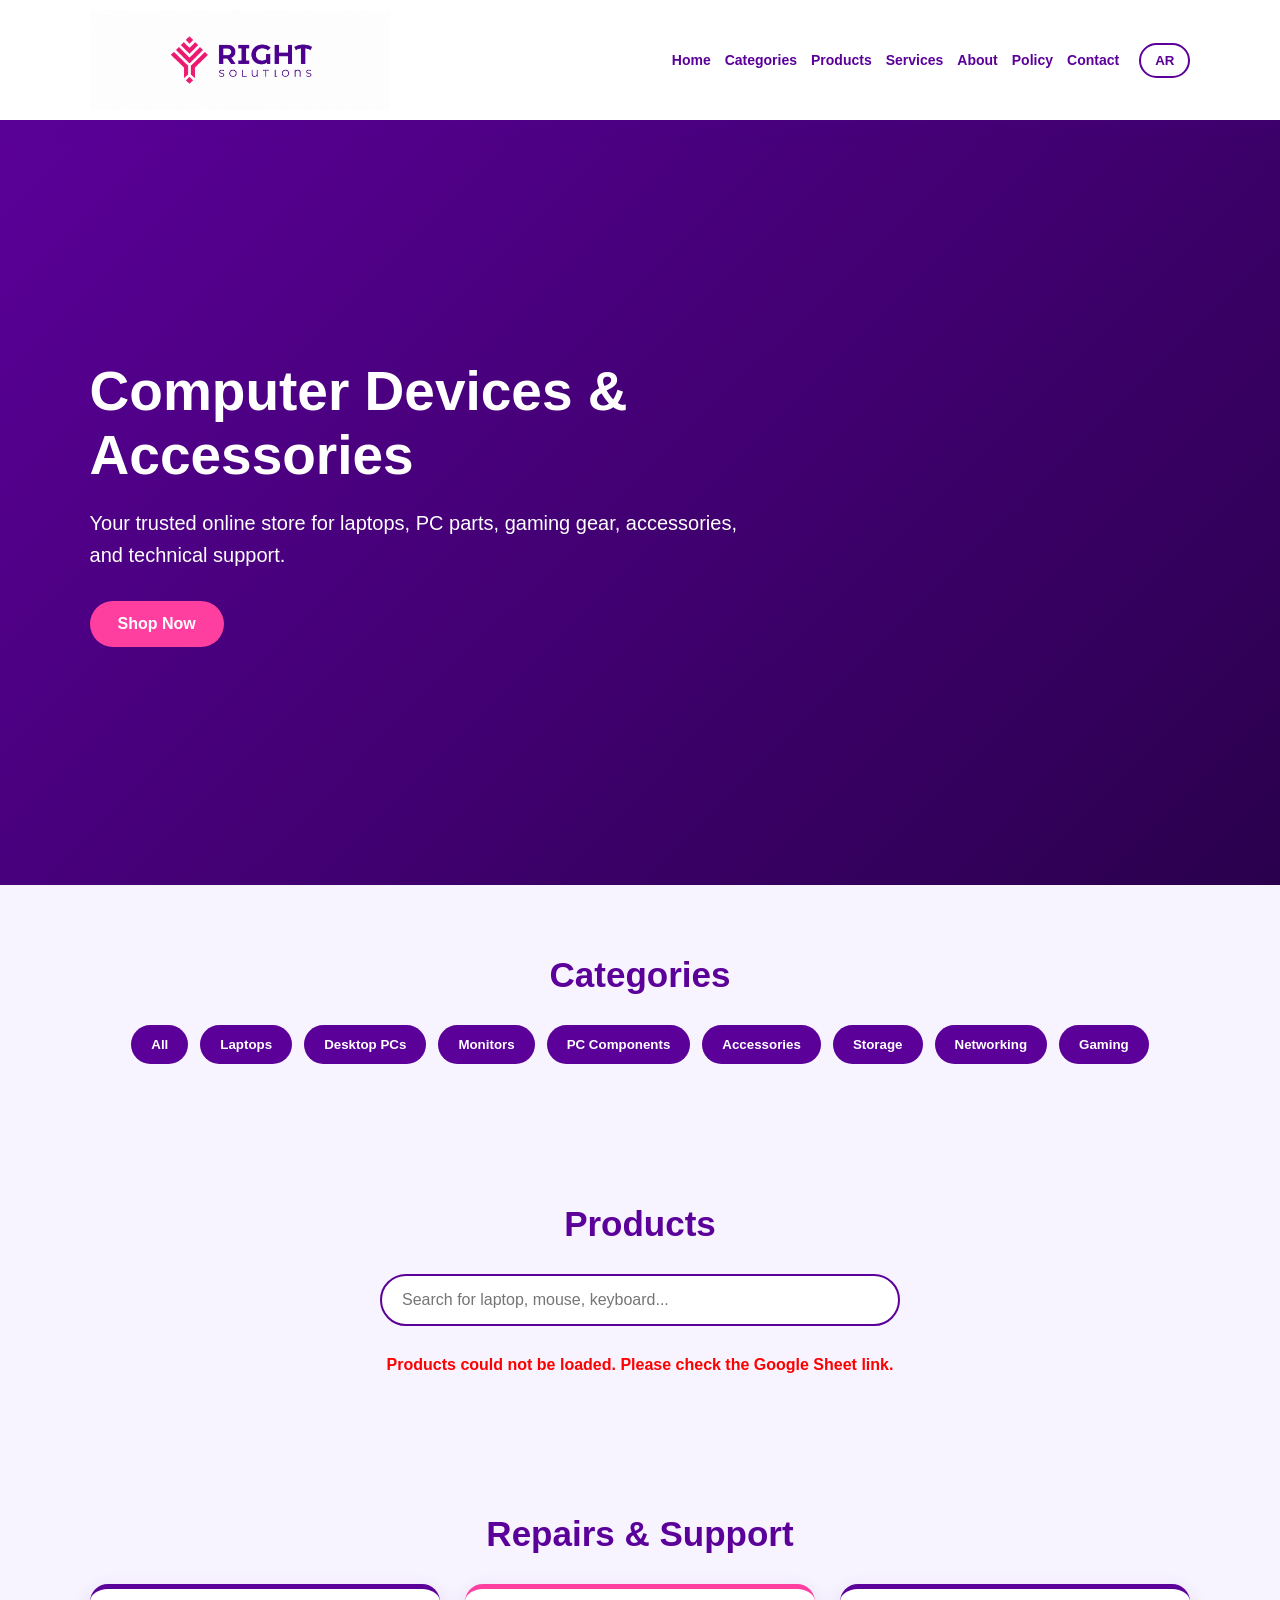
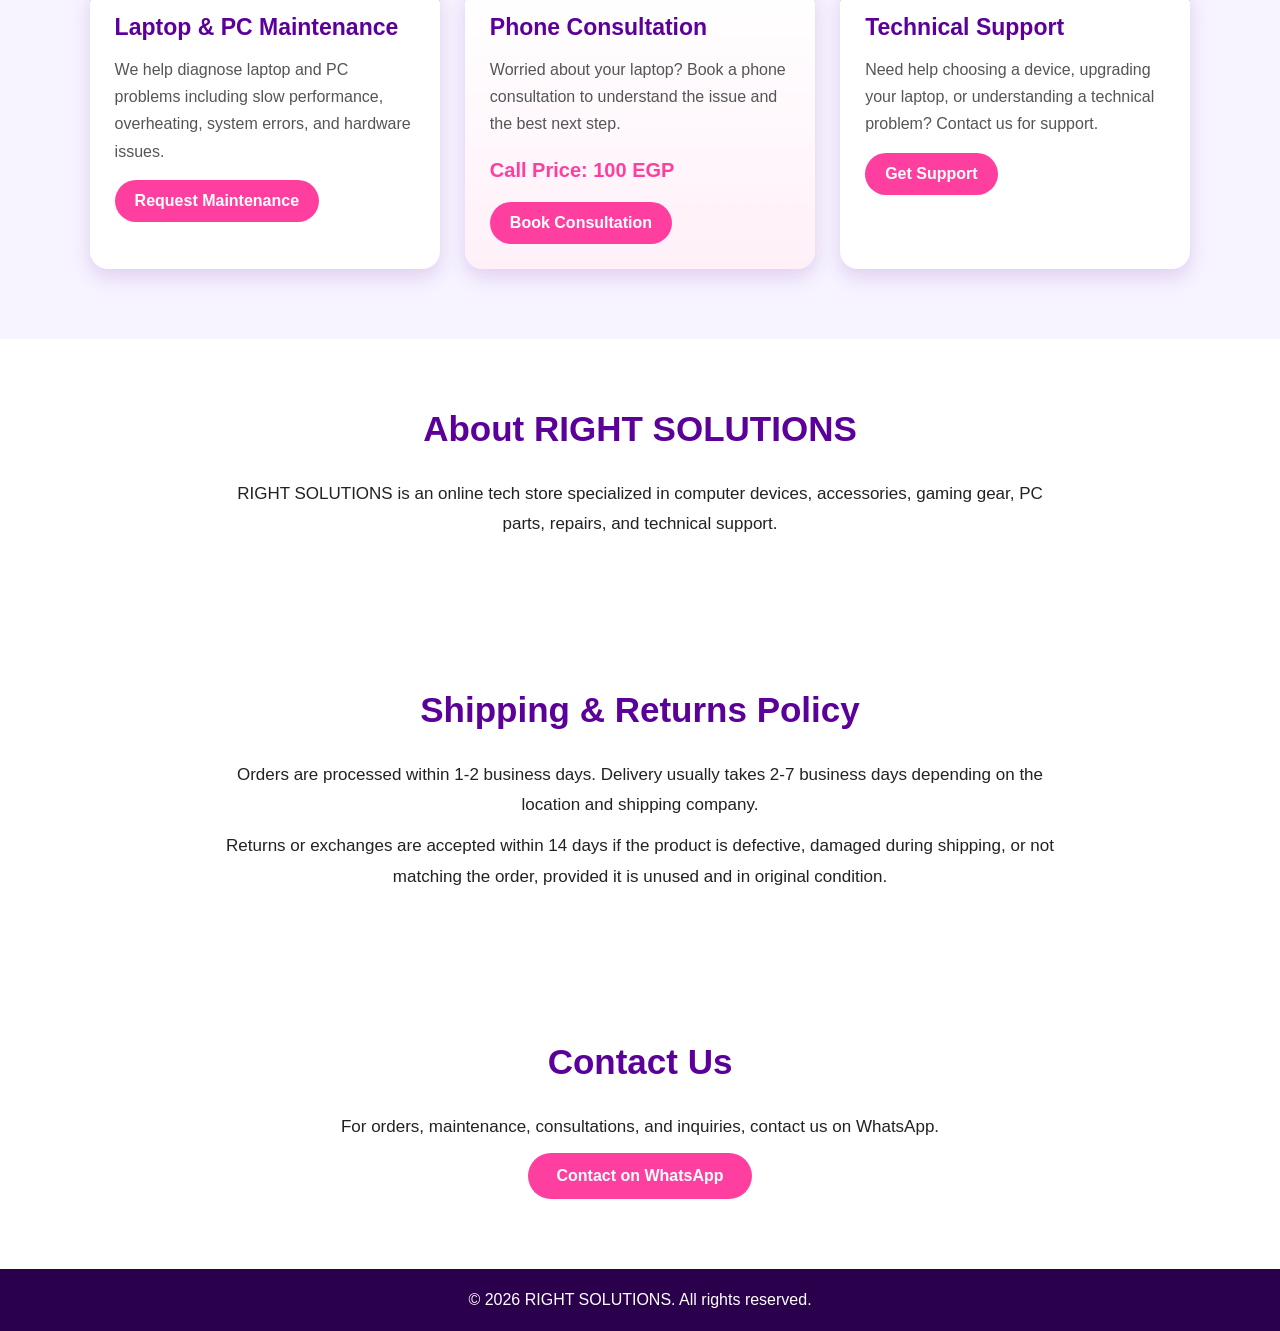
<file: index.html>
<!DOCTYPE html>
<html lang="en" id="htmlTag">
<head>
  <meta charset="UTF-8">
  <meta name="viewport" content="width=device-width, initial-scale=1.0">
  <title>RIGHT SOLUTIONS</title>
  <link rel="stylesheet" href="style.css">
</head>
<body>

  <header class="header">
    <div class="logo-box">
      <img src="right-solutions-store/modern_geometric_logo_design.png.png" alt="RIGHT SOLUTIONS Logo">
    </div>

    <nav>
      <a href="#home" data-en="Home" data-ar="الرئيسية">Home</a>
      <a href="#categories" data-en="Categories" data-ar="الأقسام">Categories</a>
      <a href="#products" data-en="Products" data-ar="المنتجات">Products</a>
      <a href="#services" data-en="Services" data-ar="الخدمات">Services</a>
      <a href="#about" data-en="About" data-ar="من نحن">About</a>
      <a href="#policy" data-en="Policy" data-ar="السياسات">Policy</a>
      <a href="#contact" data-en="Contact" data-ar="تواصل معنا">Contact</a>
    </nav>

    <button class="lang-btn" onclick="toggleLanguage()">AR</button>
  </header>

  <section id="home" class="hero">
    <div class="hero-text">
      <h1 data-en="Computer Devices & Accessories" data-ar="أجهزة كمبيوتر واكسسوارات">
        Computer Devices & Accessories
      </h1>

      <p 
        data-en="Your trusted online store for laptops, PC parts, gaming gear, accessories, and technical support."
        data-ar="متجرك الموثوق لأجهزة اللابتوب وقطع الكمبيوتر واكسسوارات الجيمنج والدعم الفني.">
        Your trusted online store for laptops, PC parts, gaming gear, accessories, and technical support.
      </p>

      <a href="#products" class="main-btn" data-en="Shop Now" data-ar="تسوق الآن">
        Shop Now
      </a>
    </div>
  </section>

  <section id="categories" class="section">
    <h2 data-en="Categories" data-ar="الأقسام">Categories</h2>

    <div class="categories">
      <button onclick="filterProducts('All')" data-en="All" data-ar="الكل">All</button>
      <button onclick="filterProducts('Laptops')" data-en="Laptops" data-ar="لابتوبات">Laptops</button>
      <button onclick="filterProducts('Desktop PCs')" data-en="Desktop PCs" data-ar="كمبيوتر مكتبي">Desktop PCs</button>
      <button onclick="filterProducts('Monitors')" data-en="Monitors" data-ar="شاشات">Monitors</button>
      <button onclick="filterProducts('PC Components')" data-en="PC Components" data-ar="قطع كمبيوتر">PC Components</button>
      <button onclick="filterProducts('Accessories')" data-en="Accessories" data-ar="اكسسوارات">Accessories</button>
      <button onclick="filterProducts('Storage')" data-en="Storage" data-ar="تخزين">Storage</button>
      <button onclick="filterProducts('Networking')" data-en="Networking" data-ar="شبكات">Networking</button>
      <button onclick="filterProducts('Gaming')" data-en="Gaming" data-ar="جيمنج">Gaming</button>
    </div>
  </section>

  <section id="products" class="section">
    <h2 data-en="Products" data-ar="المنتجات">Products</h2>

    <div class="search-box">
      <input 
        type="text" 
        id="searchInput" 
        placeholder="Search for laptop, mouse, keyboard..." 
        data-placeholder-en="Search for laptop, mouse, keyboard..."
        data-placeholder-ar="ابحث عن لابتوب، ماوس، كيبورد..."
        onkeyup="searchProducts()"
      >
    </div>

    <div id="productsContainer" class="products-grid"></div>
  </section>

  <section id="services" class="section services">
    <h2 data-en="Repairs & Support" data-ar="الأعطال والصيانة والدعم">
      Repairs & Support
    </h2>

    <div class="services-grid">

      <div class="service-card">
        <h3 data-en="Laptop & PC Maintenance" data-ar="صيانة اللابتوب والكمبيوتر">
          Laptop & PC Maintenance
        </h3>

        <p 
          data-en="We help diagnose laptop and PC problems including slow performance, overheating, system errors, and hardware issues."
          data-ar="نساعدك في تشخيص مشاكل اللابتوب والكمبيوتر مثل البطء، السخونة، أخطاء النظام، ومشاكل الهاردوير.">
          We help diagnose laptop and PC problems including slow performance, overheating, system errors, and hardware issues.
        </p>

        <a id="maintenanceBtn" class="service-btn" href="#" target="_blank"
           data-en="Request Maintenance" data-ar="اطلب صيانة">
          Request Maintenance
        </a>
      </div>

      <div class="service-card featured-service">
        <h3 data-en="Phone Consultation" data-ar="استشارة هاتفية">
          Phone Consultation
        </h3>

        <p 
          data-en="Worried about your laptop? Book a phone consultation to understand the issue and the best next step."
          data-ar="قلقان من اللاب بتاعك؟ احجز استشارة هاتفية عشان نفهم المشكلة ونقولك أفضل حل قبل ما تاخد أي خطوة.">
          Worried about your laptop? Book a phone consultation to understand the issue and the best next step.
        </p>

        <p class="service-price" data-en="Call Price: 100 EGP" data-ar="سعر المكالمة: 100 جنيه">
          Call Price: 100 EGP
        </p>

        <a id="consultationBtn" class="service-btn" href="#" target="_blank"
           data-en="Book Consultation" data-ar="احجز استشارة">
          Book Consultation
        </a>
      </div>

      <div class="service-card">
        <h3 data-en="Technical Support" data-ar="دعم فني">
          Technical Support
        </h3>

        <p 
          data-en="Need help choosing a device, upgrading your laptop, or understanding a technical problem? Contact us for support."
          data-ar="محتاج مساعدة في اختيار جهاز، ترقية اللابتوب، أو فهم مشكلة تقنية؟ تواصل معنا للدعم.">
          Need help choosing a device, upgrading your laptop, or understanding a technical problem? Contact us for support.
        </p>

        <a id="supportBtn" class="service-btn" href="#" target="_blank"
           data-en="Get Support" data-ar="احصل على دعم">
          Get Support
        </a>
      </div>

    </div>
  </section>

  <section id="about" class="section about">
    <h2 data-en="About RIGHT SOLUTIONS" data-ar="من نحن في RIGHT SOLUTIONS">
      About RIGHT SOLUTIONS
    </h2>

    <p 
      data-en="RIGHT SOLUTIONS is an online tech store specialized in computer devices, accessories, gaming gear, PC parts, repairs, and technical support."
      data-ar="RIGHT SOLUTIONS هو متجر تقني أونلاين متخصص في أجهزة الكمبيوتر، الاكسسوارات، مستلزمات الجيمنج، قطع الكمبيوتر، الصيانة، والدعم الفني.">
      RIGHT SOLUTIONS is an online tech store specialized in computer devices, accessories, gaming gear, PC parts, repairs, and technical support.
    </p>
  </section>

  <section id="policy" class="section policy">
    <h2 data-en="Shipping & Returns Policy" data-ar="سياسة الشحن والاسترجاع">
      Shipping & Returns Policy
    </h2>

    <p 
      data-en="Orders are processed within 1-2 business days. Delivery usually takes 2-7 business days depending on the location and shipping company."
      data-ar="يتم تجهيز الطلبات خلال 1 إلى 2 يوم عمل، وتستغرق مدة التوصيل عادة من 2 إلى 7 أيام عمل حسب المنطقة وشركة الشحن.">
      Orders are processed within 1-2 business days. Delivery usually takes 2-7 business days depending on the location and shipping company.
    </p>

    <p 
      data-en="Returns or exchanges are accepted within 14 days if the product is defective, damaged during shipping, or not matching the order, provided it is unused and in original condition."
      data-ar="يتم قبول الاسترجاع أو الاستبدال خلال 14 يوماً في حالة وجود عيب، تلف أثناء الشحن، أو عدم مطابقة المنتج للطلب، بشرط أن يكون غير مستخدم وبحالته الأصلية.">
      Returns or exchanges are accepted within 14 days if the product is defective, damaged during shipping, or not matching the order, provided it is unused and in original condition.
    </p>
  </section>

  <section id="contact" class="section contact">
    <h2 data-en="Contact Us" data-ar="تواصل معنا">
      Contact Us
    </h2>

    <p 
      data-en="For orders, maintenance, consultations, and inquiries, contact us on WhatsApp."
      data-ar="للطلبات والصيانة والاستشارات والاستفسارات، تواصل معنا عبر واتساب.">
      For orders, maintenance, consultations, and inquiries, contact us on WhatsApp.
    </p>

    <a id="generalWhatsappBtn" class="whatsapp-btn" href="#" target="_blank"
       data-en="Contact on WhatsApp" data-ar="تواصل عبر واتساب">
      Contact on WhatsApp
    </a>
  </section>

  <footer>
    <p 
      data-en="© 2026 RIGHT SOLUTIONS. All rights reserved."
      data-ar="© 2026 RIGHT SOLUTIONS. جميع الحقوق محفوظة.">
      © 2026 RIGHT SOLUTIONS. All rights reserved.
    </p>
  </footer>

  <script src="products.js"></script>
  <script src="script.js"></script>
</body>
</html>
</file>
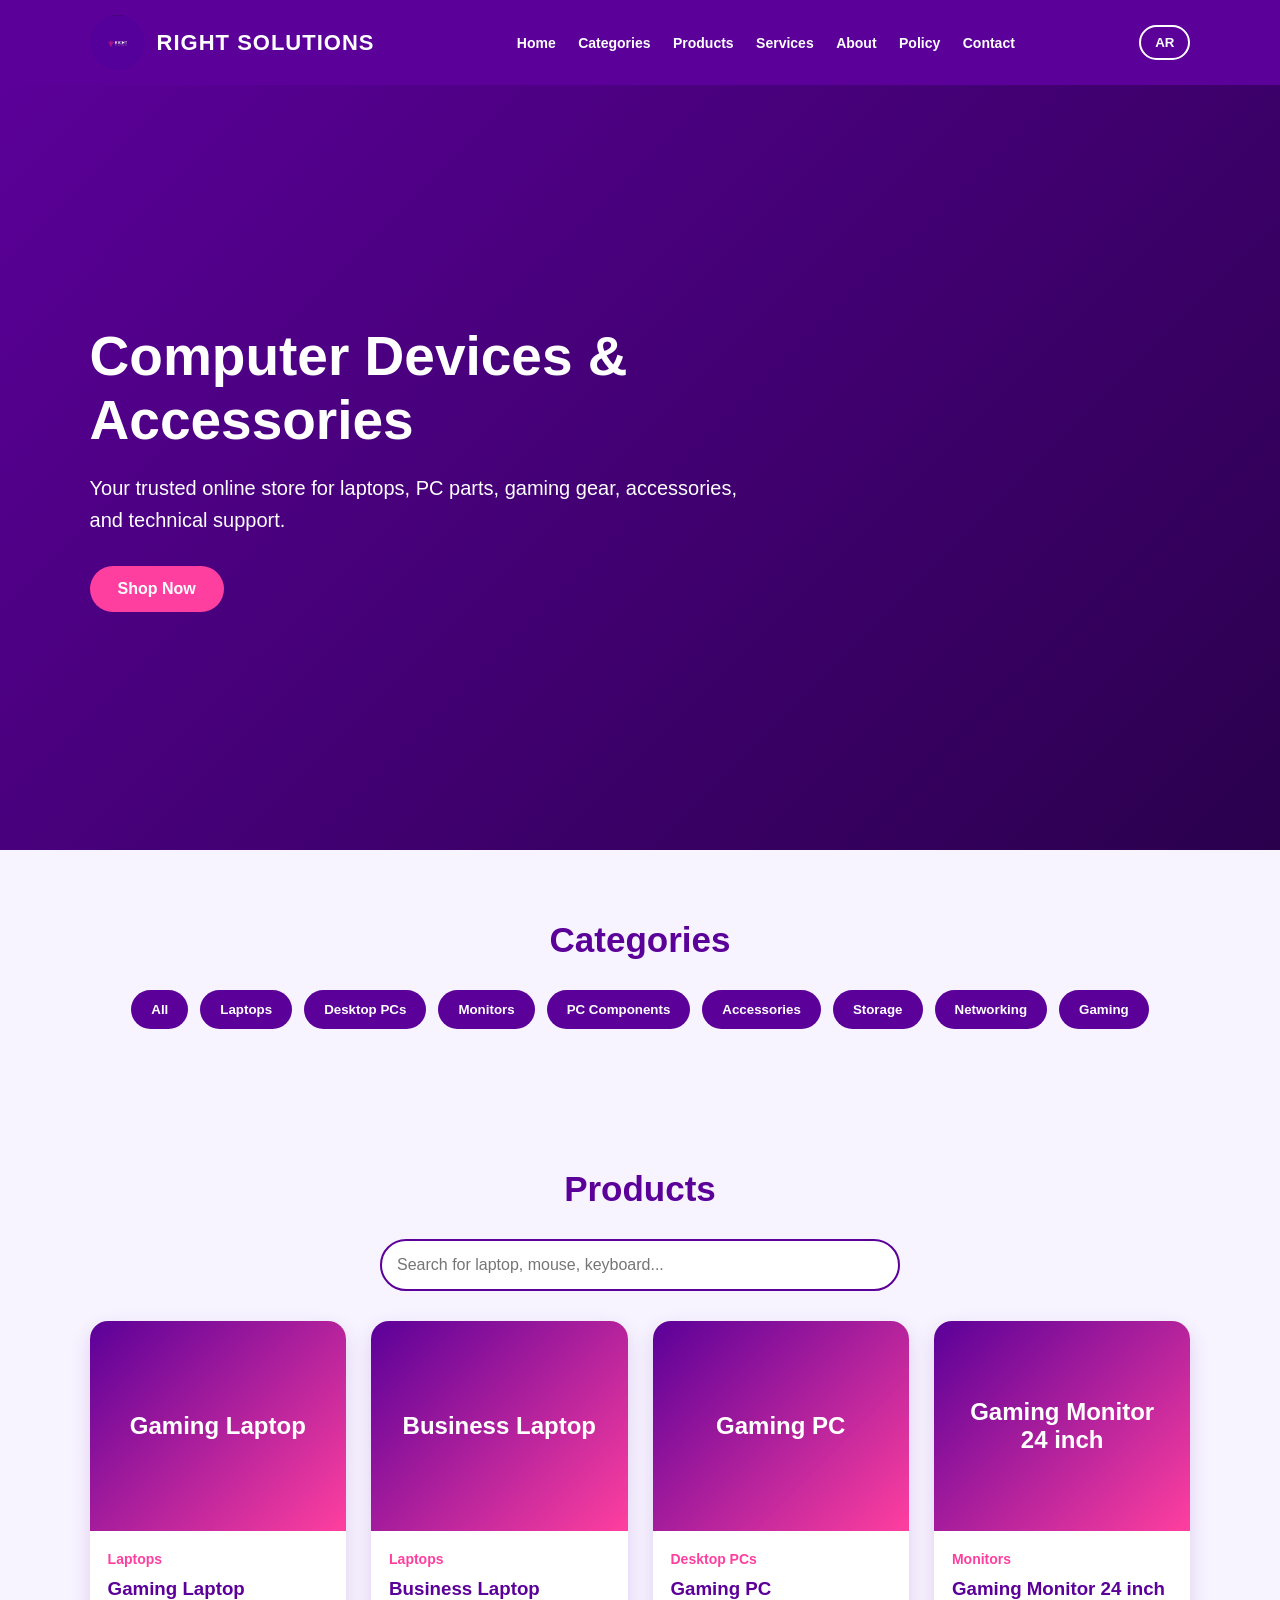
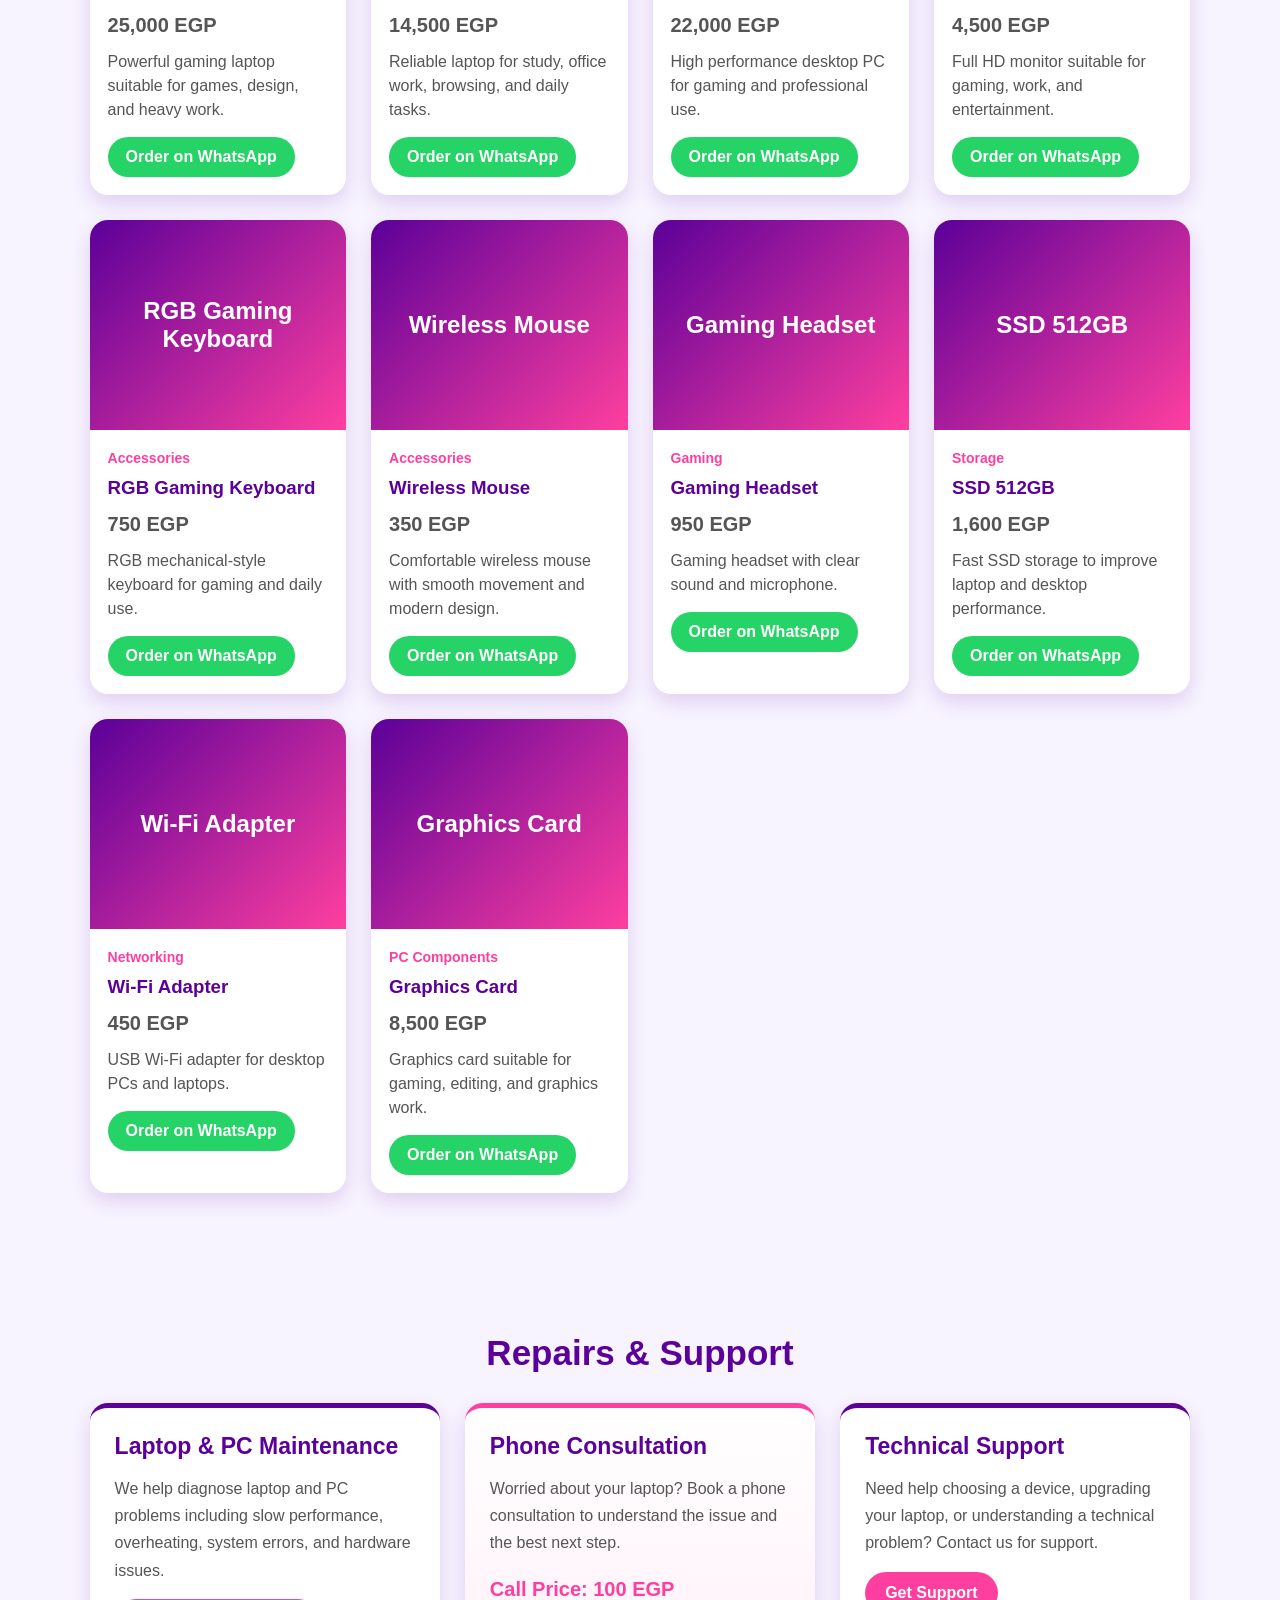
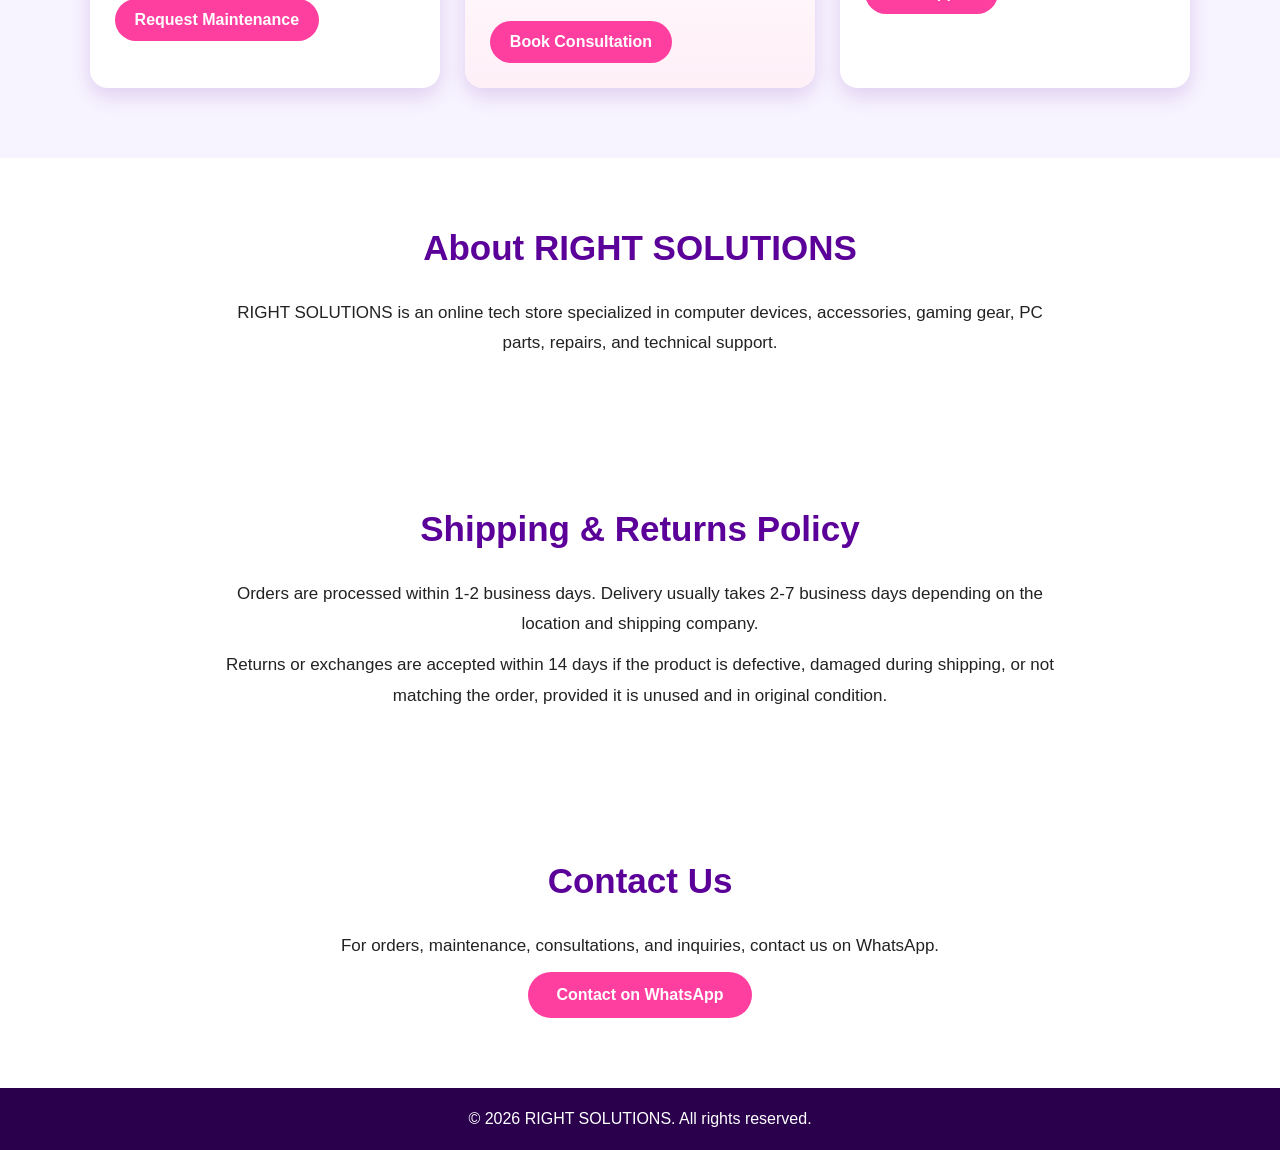
<file: right-solutions-store/index.html>
<!DOCTYPE html>
<html lang="en" id="htmlTag">
<head>
  <meta charset="UTF-8">
  <meta name="viewport" content="width=device-width, initial-scale=1.0">
  <title>RIGHT SOLUTIONS</title>
  <link rel="stylesheet" href="style.css">
</head>
<body>

  <!-- Header -->
  <header class="header">
    <div class="logo-box">
      <img src="images/logo.png.jpg" alt="RIGHT SOLUTIONS Logo">
      <h2>RIGHT SOLUTIONS</h2>
    </div>

    <nav>
      <a href="#home" data-en="Home" data-ar="الرئيسية">Home</a>
      <a href="#categories" data-en="Categories" data-ar="الأقسام">Categories</a>
      <a href="#products" data-en="Products" data-ar="المنتجات">Products</a>
      <a href="#services" data-en="Services" data-ar="الخدمات">Services</a>
      <a href="#about" data-en="About" data-ar="من نحن">About</a>
      <a href="#policy" data-en="Policy" data-ar="السياسات">Policy</a>
      <a href="#contact" data-en="Contact" data-ar="تواصل معنا">Contact</a>
    </nav>

    <button class="lang-btn" onclick="toggleLanguage()">AR</button>
  </header>

  <!-- Home -->
  <section id="home" class="hero">
    <div class="hero-text">
      <h1 data-en="Computer Devices & Accessories" data-ar="أجهزة كمبيوتر واكسسوارات">
        Computer Devices & Accessories
      </h1>

      <p 
        data-en="Your trusted online store for laptops, PC parts, gaming gear, accessories, and technical support."
        data-ar="متجرك الموثوق لأجهزة اللابتوب وقطع الكمبيوتر واكسسوارات الجيمنج والدعم الفني.">
        Your trusted online store for laptops, PC parts, gaming gear, accessories, and technical support.
      </p>

      <a href="#products" class="main-btn" data-en="Shop Now" data-ar="تسوق الآن">
        Shop Now
      </a>
    </div>
  </section>

  <!-- Categories -->
  <section id="categories" class="section">
    <h2 data-en="Categories" data-ar="الأقسام">Categories</h2>

    <div class="categories">
      <button onclick="filterProducts('All')" data-en="All" data-ar="الكل">All</button>
      <button onclick="filterProducts('Laptops')" data-en="Laptops" data-ar="لابتوبات">Laptops</button>
      <button onclick="filterProducts('Desktop PCs')" data-en="Desktop PCs" data-ar="كمبيوتر مكتبي">Desktop PCs</button>
      <button onclick="filterProducts('Monitors')" data-en="Monitors" data-ar="شاشات">Monitors</button>
      <button onclick="filterProducts('PC Components')" data-en="PC Components" data-ar="قطع كمبيوتر">PC Components</button>
      <button onclick="filterProducts('Accessories')" data-en="Accessories" data-ar="اكسسوارات">Accessories</button>
      <button onclick="filterProducts('Storage')" data-en="Storage" data-ar="تخزين">Storage</button>
      <button onclick="filterProducts('Networking')" data-en="Networking" data-ar="شبكات">Networking</button>
      <button onclick="filterProducts('Gaming')" data-en="Gaming" data-ar="جيمنج">Gaming</button>
    </div>
  </section>

  <!-- Products -->
  <section id="products" class="section">
    <h2 data-en="Products" data-ar="المنتجات">Products</h2>

    <div class="search-box">
      <input 
        type="text" 
        id="searchInput" 
        placeholder="Search for laptop, mouse, keyboard..." 
        data-placeholder-en="Search for laptop, mouse, keyboard..."
        data-placeholder-ar="ابحث عن لابتوب، ماوس، كيبورد..."
        onkeyup="searchProducts()"
      >
    </div>

    <div id="productsContainer" class="products-grid"></div>
  </section>

  <!-- Services -->
  <section id="services" class="section services">
    <h2 data-en="Repairs & Support" data-ar="الأعطال والصيانة والدعم">
      Repairs & Support
    </h2>

    <div class="services-grid">

      <div class="service-card">
        <h3 data-en="Laptop & PC Maintenance" data-ar="صيانة اللابتوب والكمبيوتر">
          Laptop & PC Maintenance
        </h3>

        <p 
          data-en="We help diagnose laptop and PC problems including slow performance, overheating, system errors, and hardware issues."
          data-ar="نساعدك في تشخيص مشاكل اللابتوب والكمبيوتر مثل البطء، السخونة، أخطاء النظام، ومشاكل الهاردوير.">
          We help diagnose laptop and PC problems including slow performance, overheating, system errors, and hardware issues.
        </p>

        <a id="maintenanceBtn" class="service-btn" href="#" target="_blank"
           data-en="Request Maintenance" data-ar="اطلب صيانة">
          Request Maintenance
        </a>
      </div>

      <div class="service-card featured-service">
        <h3 data-en="Phone Consultation" data-ar="استشارة هاتفية">
          Phone Consultation
        </h3>

        <p 
          data-en="Worried about your laptop? Book a phone consultation to understand the issue and the best next step."
          data-ar="قلقان من اللاب بتاعك؟ احجز استشارة هاتفية عشان نفهم المشكلة ونقولك أفضل حل قبل ما تاخد أي خطوة.">
          Worried about your laptop? Book a phone consultation to understand the issue and the best next step.
        </p>

        <p class="service-price" data-en="Call Price: 100 EGP" data-ar="سعر المكالمة: 100 جنيه">
          Call Price: 100 EGP
        </p>

        <a id="consultationBtn" class="service-btn" href="#" target="_blank"
           data-en="Book Consultation" data-ar="احجز استشارة">
          Book Consultation
        </a>
      </div>

      <div class="service-card">
        <h3 data-en="Technical Support" data-ar="دعم فني">
          Technical Support
        </h3>

        <p 
          data-en="Need help choosing a device, upgrading your laptop, or understanding a technical problem? Contact us for support."
          data-ar="محتاج مساعدة في اختيار جهاز، ترقية اللابتوب، أو فهم مشكلة تقنية؟ تواصل معنا للدعم.">
          Need help choosing a device, upgrading your laptop, or understanding a technical problem? Contact us for support.
        </p>

        <a id="supportBtn" class="service-btn" href="#" target="_blank"
           data-en="Get Support" data-ar="احصل على دعم">
          Get Support
        </a>
      </div>

    </div>
  </section>

  <!-- About -->
  <section id="about" class="section about">
    <h2 data-en="About RIGHT SOLUTIONS" data-ar="من نحن في RIGHT SOLUTIONS">
      About RIGHT SOLUTIONS
    </h2>

    <p 
      data-en="RIGHT SOLUTIONS is an online tech store specialized in computer devices, accessories, gaming gear, PC parts, repairs, and technical support."
      data-ar="RIGHT SOLUTIONS هو متجر تقني أونلاين متخصص في أجهزة الكمبيوتر، الاكسسوارات، مستلزمات الجيمنج، قطع الكمبيوتر، الصيانة، والدعم الفني.">
      RIGHT SOLUTIONS is an online tech store specialized in computer devices, accessories, gaming gear, PC parts, repairs, and technical support.
    </p>
  </section>

  <!-- Policy -->
  <section id="policy" class="section policy">
    <h2 data-en="Shipping & Returns Policy" data-ar="سياسة الشحن والاسترجاع">
      Shipping & Returns Policy
    </h2>

    <p 
      data-en="Orders are processed within 1-2 business days. Delivery usually takes 2-7 business days depending on the location and shipping company."
      data-ar="يتم تجهيز الطلبات خلال 1 إلى 2 يوم عمل، وتستغرق مدة التوصيل عادة من 2 إلى 7 أيام عمل حسب المنطقة وشركة الشحن.">
      Orders are processed within 1-2 business days. Delivery usually takes 2-7 business days depending on the location and shipping company.
    </p>

    <p 
      data-en="Returns or exchanges are accepted within 14 days if the product is defective, damaged during shipping, or not matching the order, provided it is unused and in original condition."
      data-ar="يتم قبول الاسترجاع أو الاستبدال خلال 14 يوماً في حالة وجود عيب، تلف أثناء الشحن، أو عدم مطابقة المنتج للطلب، بشرط أن يكون غير مستخدم وبحالته الأصلية.">
      Returns or exchanges are accepted within 14 days if the product is defective, damaged during shipping, or not matching the order, provided it is unused and in original condition.
    </p>
  </section>

  <!-- Contact -->
  <section id="contact" class="section contact">
    <h2 data-en="Contact Us" data-ar="تواصل معنا">
      Contact Us
    </h2>

    <p 
      data-en="For orders, maintenance, consultations, and inquiries, contact us on WhatsApp."
      data-ar="للطلبات والصيانة والاستشارات والاستفسارات، تواصل معنا عبر واتساب.">
      For orders, maintenance, consultations, and inquiries, contact us on WhatsApp.
    </p>

    <a id="generalWhatsappBtn" class="whatsapp-btn" href="#" target="_blank"
       data-en="Contact on WhatsApp" data-ar="تواصل عبر واتساب">
      Contact on WhatsApp
    </a>
  </section>

  <footer>
    <p 
      data-en="© 2026 RIGHT SOLUTIONS. All rights reserved."
      data-ar="© 2026 RIGHT SOLUTIONS. جميع الحقوق محفوظة.">
      © 2026 RIGHT SOLUTIONS. All rights reserved.
    </p>
  </footer>

  <script src="products.js"></script>
  <script src="script.js"></script>
</body>
</html>
</file>
<file: style.css>
* {
  margin: 0;
  padding: 0;
  box-sizing: border-box;
}

html {
  scroll-behavior: smooth;
}

body {
  font-family: Arial, sans-serif;
  background: #f7f3ff;
  color: #222;
  overflow-x: hidden;
}

body.ar {
  direction: rtl;
  font-family: Arial, Tahoma, sans-serif;
}

/* Header */
.header {
  width: 100%;
  background: white;
  color: #5b0099;
  padding: 10px 7%;
  display: flex;
  align-items: center;
  justify-content: space-between;
  position: sticky;
  top: 0;
  z-index: 1000;
  gap: 20px;
  box-shadow: 0 4px 18px rgba(91, 0, 153, 0.12);
}

.logo-box {
  flex: 0 0 50%;
  max-width: 50%;
  display: flex;
  align-items: center;
}

.logo-box img {
  width: 300px;
  max-width: 100%;
  height: auto;
  display: block;
  object-fit: contain;
}

nav {
  flex: 1;
  display: flex;
  align-items: center;
  justify-content: flex-end;
  gap: 14px;
  flex-wrap: wrap;
}

nav a {
  color: #5b0099;
  text-decoration: none;
  font-weight: bold;
  font-size: 14px;
}

nav a:hover {
  color: #ff3f9f;
}

.lang-btn {
  border: 2px solid #5b0099;
  background: transparent;
  color: #5b0099;
  padding: 8px 14px;
  border-radius: 20px;
  cursor: pointer;
  font-weight: bold;
}

.lang-btn:hover {
  background: #ff3f9f;
  color: white;
  border-color: #ff3f9f;
}

/* Hero */
.hero {
  min-height: 85vh;
  background: linear-gradient(135deg, #5b0099, #2a004d);
  display: flex;
  align-items: center;
  padding: 60px 7%;
  color: white;
}

.hero-text {
  max-width: 650px;
}

.hero h1 {
  font-size: 55px;
  margin-bottom: 20px;
}

.hero p {
  font-size: 20px;
  margin-bottom: 30px;
  line-height: 1.6;
}

.main-btn,
.whatsapp-btn {
  display: inline-block;
  background: #ff3f9f;
  color: white;
  padding: 14px 28px;
  border-radius: 30px;
  text-decoration: none;
  font-weight: bold;
  transition: 0.3s;
}

.main-btn:hover,
.whatsapp-btn:hover {
  background: white;
  color: #5b0099;
}

/* Sections */
.section {
  padding: 70px 7%;
  text-align: center;
}

.section h2 {
  font-size: 35px;
  margin-bottom: 30px;
  color: #5b0099;
}

/* Categories */
.categories {
  display: flex;
  justify-content: center;
  gap: 12px;
  flex-wrap: wrap;
}

.categories button {
  border: none;
  background: #5b0099;
  color: white;
  padding: 12px 20px;
  border-radius: 25px;
  cursor: pointer;
  font-weight: bold;
}

.categories button:hover {
  background: #ff3f9f;
}

/* Search */
.search-box {
  margin-bottom: 30px;
}

.search-box input {
  width: 100%;
  max-width: 520px;
  padding: 15px 20px;
  border: 2px solid #5b0099;
  border-radius: 30px;
  outline: none;
  font-size: 16px;
}

/* Products */
.products-grid {
  display: grid;
  grid-template-columns: repeat(auto-fit, minmax(260px, 1fr));
  gap: 28px;
  align-items: stretch;
}

.product-card {
  background: white;
  border-radius: 22px;
  overflow: hidden;
  box-shadow: 0 8px 22px rgba(91, 0, 153, 0.14);
  text-align: left;
  transition: 0.3s;
  display: flex;
  flex-direction: column;
}

body.ar .product-card {
  text-align: right;
}

.product-card:hover {
  transform: translateY(-8px);
}

/* Product slider */
.product-slider {
  width: 100%;
  background: #ffffff;
  border-bottom: 1px solid #f0e6ff;
}

.slider-images {
  width: 100%;
  height: 280px;
  position: relative;
  background: #ffffff;
  overflow: hidden;
}

.slider-image {
  width: 100%;
  height: 100%;
  object-fit: contain;
  object-position: center;
  display: none;
  padding: 18px;
  background: #ffffff;
}

.slider-image.active {
  display: block;
}

.slider-arrow {
  position: absolute;
  top: 50%;
  transform: translateY(-50%);
  background: rgba(91, 0, 153, 0.75);
  color: white;
  border: none;
  width: 34px;
  height: 34px;
  border-radius: 50%;
  cursor: pointer;
  font-size: 26px;
  line-height: 28px;
  z-index: 5;
}

.slider-arrow:hover {
  background: #ff3f9f;
}

.slider-prev {
  left: 10px;
}

.slider-next {
  right: 10px;
}

.slider-dots {
  display: flex;
  justify-content: center;
  gap: 7px;
  padding: 8px 0 12px;
  background: #ffffff;
}

.slider-dot {
  width: 9px;
  height: 9px;
  border-radius: 50%;
  border: none;
  background: #d8c2ee;
  cursor: pointer;
}

.slider-dot.active {
  background: #5b0099;
}

/* لو مفيش صورة */
.product-image-placeholder {
  width: 100%;
  height: 280px;
  background: linear-gradient(135deg, #5b0099, #ff3f9f);
  color: white;
  display: flex;
  align-items: center;
  justify-content: center;
  text-align: center;
  padding: 20px;
  font-size: 24px;
  font-weight: bold;
}

/* بيانات المنتج */
.product-info {
  padding: 22px;
  flex: 1;
  display: flex;
  flex-direction: column;
}

.product-info h3 {
  color: #5b0099;
  margin-bottom: 10px;
  font-size: 24px;
}

.product-info .category {
  color: #ff3f9f;
  font-weight: bold;
  font-size: 14px;
  margin-bottom: 10px;
}

.product-info .price {
  font-size: 24px;
  font-weight: bold;
  margin: 10px 0 14px;
  color: #444;
}

.product-info p {
  color: #555;
  line-height: 1.6;
  margin-bottom: 18px;
  font-size: 16px;
}

/* Product description dropdown */
.product-description-box {
  margin: 12px 0 18px;
  background: #faf7ff;
  border: 1px solid #efe1ff;
  border-radius: 14px;
  overflow: hidden;
}

.product-description-box summary {
  cursor: pointer;
  padding: 14px 16px;
  color: #5b0099;
  font-weight: bold;
  font-size: 15px;
  list-style: none;
  display: flex;
  align-items: center;
  justify-content: space-between;
}

.product-description-box summary::-webkit-details-marker {
  display: none;
}

.product-description-box summary::after {
  content: "▼";
  font-size: 13px;
  color: #ff3f9f;
  transition: 0.3s;
}

.product-description-box[open] summary::after {
  transform: rotate(180deg);
}

.product-description {
  white-space: pre-line;
  line-height: 1.8;
  color: #444;
  padding: 0 16px 16px;
  font-size: 15px;
}

.order-btn {
  display: inline-block;
  background: #25d366;
  color: white;
  padding: 12px 20px;
  border-radius: 25px;
  text-decoration: none;
  font-weight: bold;
  margin-top: auto;
  width: fit-content;
}

.order-btn:hover {
  background: #128c7e;
}

/* Services */
.services {
  background: #f7f3ff;
}

.services-grid {
  display: grid;
  grid-template-columns: repeat(auto-fit, minmax(260px, 1fr));
  gap: 25px;
  margin-top: 25px;
}

.service-card {
  background: white;
  padding: 25px;
  border-radius: 18px;
  box-shadow: 0 8px 20px rgba(91, 0, 153, 0.15);
  transition: 0.3s;
  text-align: left;
  border-top: 5px solid #5b0099;
}

body.ar .service-card {
  text-align: right;
}

.service-card:hover {
  transform: translateY(-8px);
}

.service-card h3 {
  color: #5b0099;
  font-size: 23px;
  margin-bottom: 15px;
}

.service-card p {
  color: #555;
  line-height: 1.7;
  margin-bottom: 15px;
}

.featured-service {
  border-top-color: #ff3f9f;
  background: linear-gradient(180deg, #ffffff, #fff0f8);
}

.service-price {
  color: #ff3f9f !important;
  font-weight: bold;
  font-size: 20px;
}

.service-btn {
  display: inline-block;
  background: #ff3f9f;
  color: white;
  padding: 12px 20px;
  border-radius: 25px;
  text-decoration: none;
  font-weight: bold;
}

.service-btn:hover {
  background: #5b0099;
}

/* About / Policy / Contact */
.about,
.policy,
.contact {
  background: white;
}

.about p,
.policy p,
.contact p {
  max-width: 850px;
  margin: 10px auto;
  line-height: 1.8;
  font-size: 17px;
}

/* Footer */
footer {
  background: #2a004d;
  color: white;
  text-align: center;
  padding: 22px;
}

/* Mobile */
@media (max-width: 1000px) {
  .header {
    flex-direction: column;
    padding: 12px 5%;
  }

  .logo-box {
    flex: none;
    max-width: 100%;
    justify-content: center;
  }

  .logo-box img {
    width: 260px;
  }

  nav {
    justify-content: center;
    gap: 10px;
  }

  nav a {
    font-size: 13px;
  }

  .hero h1 {
    font-size: 35px;
  }

  .hero p {
    font-size: 17px;
  }

  .slider-images,
  .product-image-placeholder {
    height: 230px;
  }
}
</file>
<file: right-solutions-store/style.css>
* {
  margin: 0;
  padding: 0;
  box-sizing: border-box;
}

html {
  scroll-behavior: smooth;
}

body {
  font-family: Arial, sans-serif;
  background: #f7f3ff;
  color: #222;
}

body.ar {
  direction: rtl;
  font-family: Arial, Tahoma, sans-serif;
}

/* Header */
.header {
  width: 100%;
  background: #5b0099;
  color: white;
  padding: 15px 7%;
  display: flex;
  align-items: center;
  justify-content: space-between;
  position: sticky;
  top: 0;
  z-index: 1000;
  gap: 15px;
}

.logo-box {
  display: flex;
  align-items: center;
  gap: 12px;
}

.logo-box img {
  width: 55px;
  height: 55px;
  object-fit: contain;
  border-radius: 50%;
}

.logo-box h2 {
  font-size: 22px;
  letter-spacing: 1px;
}

nav a {
  color: white;
  text-decoration: none;
  margin-left: 18px;
  font-weight: bold;
  font-size: 14px;
}

body.ar nav a {
  margin-left: 0;
  margin-right: 18px;
}

nav a:hover {
  color: #ff3f9f;
}

.lang-btn {
  border: 2px solid white;
  background: transparent;
  color: white;
  padding: 8px 14px;
  border-radius: 20px;
  cursor: pointer;
  font-weight: bold;
}

.lang-btn:hover {
  background: #ff3f9f;
}

/* Hero */
.hero {
  min-height: 85vh;
  background: linear-gradient(135deg, #5b0099, #2a004d);
  display: flex;
  align-items: center;
  padding: 60px 7%;
  color: white;
}

.hero-text {
  max-width: 650px;
}

.hero h1 {
  font-size: 55px;
  margin-bottom: 20px;
}

.hero p {
  font-size: 20px;
  margin-bottom: 30px;
  line-height: 1.6;
}

.main-btn,
.whatsapp-btn {
  display: inline-block;
  background: #ff3f9f;
  color: white;
  padding: 14px 28px;
  border-radius: 30px;
  text-decoration: none;
  font-weight: bold;
  transition: 0.3s;
}

.main-btn:hover,
.whatsapp-btn:hover {
  background: white;
  color: #5b0099;
}

/* Sections */
.section {
  padding: 70px 7%;
  text-align: center;
}

.section h2 {
  font-size: 35px;
  margin-bottom: 30px;
  color: #5b0099;
}

/* Categories */
.categories {
  display: flex;
  justify-content: center;
  gap: 12px;
  flex-wrap: wrap;
}

.categories button {
  border: none;
  background: #5b0099;
  color: white;
  padding: 12px 20px;
  border-radius: 25px;
  cursor: pointer;
  font-weight: bold;
}

.categories button:hover {
  background: #ff3f9f;
}

/* Search */
.search-box {
  margin-bottom: 30px;
}

.search-box input {
  width: 100%;
  max-width: 520px;
  padding: 15px;
  border: 2px solid #5b0099;
  border-radius: 30px;
  outline: none;
  font-size: 16px;
}

/* Products */
.products-grid {
  display: grid;
  grid-template-columns: repeat(auto-fit, minmax(250px, 1fr));
  gap: 25px;
}

.product-card {
  background: white;
  border-radius: 18px;
  overflow: hidden;
  box-shadow: 0 8px 20px rgba(91, 0, 153, 0.15);
  text-align: left;
  transition: 0.3s;
}

body.ar .product-card {
  text-align: right;
}

.product-card:hover {
  transform: translateY(-8px);
}

.product-image-placeholder {
  width: 100%;
  height: 210px;
  background: linear-gradient(135deg, #5b0099, #ff3f9f);
  color: white;
  display: flex;
  align-items: center;
  justify-content: center;
  text-align: center;
  padding: 20px;
  font-size: 24px;
  font-weight: bold;
}

.product-card img {
  width: 100%;
  height: 210px;
  object-fit: cover;
  background: #eee;
}

.product-info {
  padding: 18px;
}

.product-info h3 {
  color: #5b0099;
  margin-bottom: 8px;
}

.product-info .category {
  color: #ff3f9f;
  font-weight: bold;
  font-size: 14px;
  margin-bottom: 8px;
}

.product-info .price {
  font-size: 20px;
  font-weight: bold;
  margin: 10px 0;
}

.product-info p {
  color: #555;
  line-height: 1.5;
  margin-bottom: 15px;
}

.order-btn {
  display: inline-block;
  background: #25d366;
  color: white;
  padding: 11px 18px;
  border-radius: 25px;
  text-decoration: none;
  font-weight: bold;
}

.order-btn:hover {
  background: #128c7e;
}

/* Services */
.services {
  background: #f7f3ff;
}

.services-grid {
  display: grid;
  grid-template-columns: repeat(auto-fit, minmax(260px, 1fr));
  gap: 25px;
  margin-top: 25px;
}

.service-card {
  background: white;
  padding: 25px;
  border-radius: 18px;
  box-shadow: 0 8px 20px rgba(91, 0, 153, 0.15);
  transition: 0.3s;
  text-align: left;
  border-top: 5px solid #5b0099;
}

body.ar .service-card {
  text-align: right;
}

.service-card:hover {
  transform: translateY(-8px);
}

.service-card h3 {
  color: #5b0099;
  font-size: 23px;
  margin-bottom: 15px;
}

.service-card p {
  color: #555;
  line-height: 1.7;
  margin-bottom: 15px;
}

.featured-service {
  border-top-color: #ff3f9f;
  background: linear-gradient(180deg, #ffffff, #fff0f8);
}

.service-price {
  color: #ff3f9f !important;
  font-weight: bold;
  font-size: 20px;
}

.service-btn {
  display: inline-block;
  background: #ff3f9f;
  color: white;
  padding: 12px 20px;
  border-radius: 25px;
  text-decoration: none;
  font-weight: bold;
}

.service-btn:hover {
  background: #5b0099;
}

/* About / Policy / Contact */
.about,
.policy,
.contact {
  background: white;
}

.about p,
.policy p,
.contact p {
  max-width: 850px;
  margin: 10px auto;
  line-height: 1.8;
  font-size: 17px;
}

/* Footer */
footer {
  background: #2a004d;
  color: white;
  text-align: center;
  padding: 22px;
}

/* Mobile */
@media (max-width: 900px) {
  .header {
    flex-direction: column;
  }

  nav {
    text-align: center;
  }

  nav a,
  body.ar nav a {
    display: inline-block;
    margin: 7px;
  }

  .hero h1 {
    font-size: 35px;
  }

  .hero p {
    font-size: 17px;
  }
}
</file>
